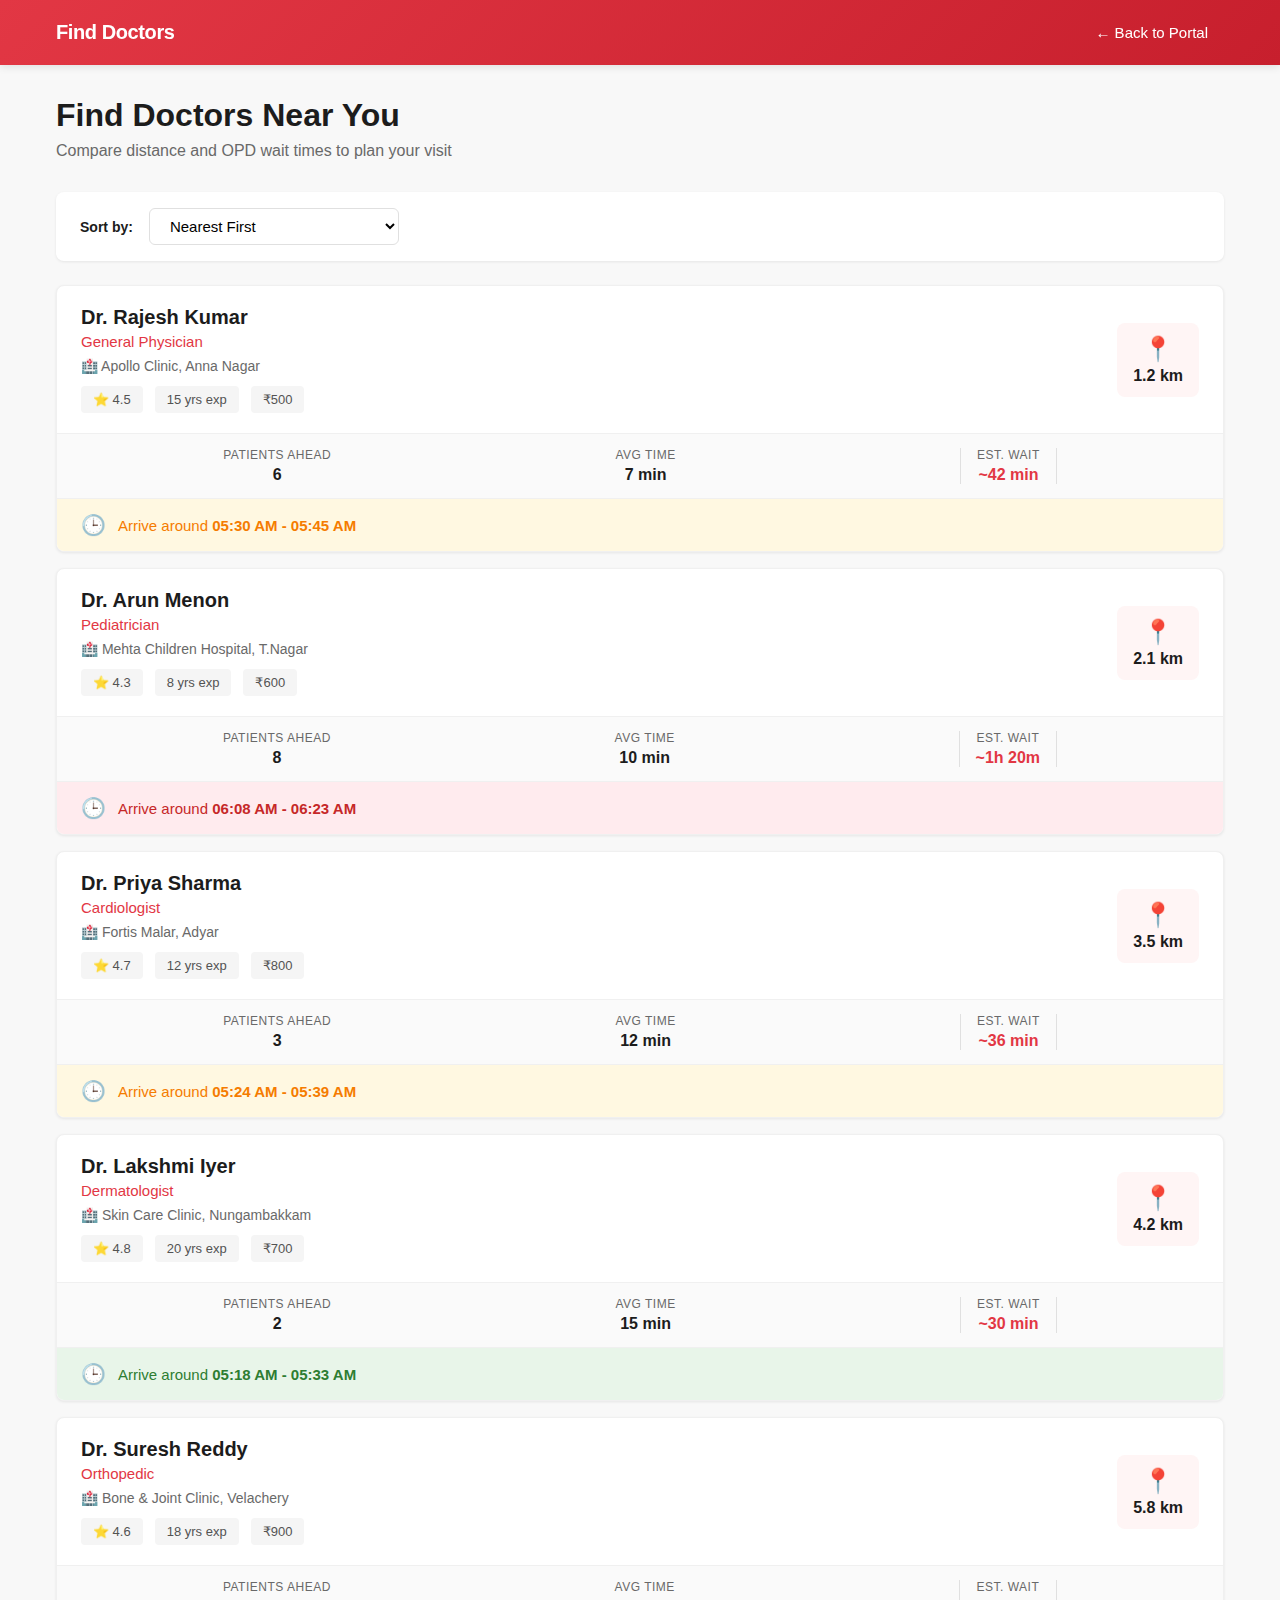
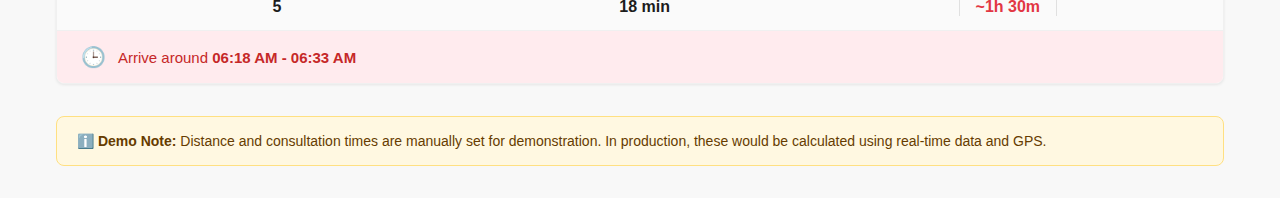
<file: doctors.html>
<!DOCTYPE html>
<html lang="en">
<head>
  <meta charset="UTF-8">
  <meta name="viewport" content="width=device-width, initial-scale=1.0">
  <title>Find Doctors - OPDQ Home</title>
  <style>
    * {
      margin: 0;
      padding: 0;
      box-sizing: border-box;
    }
    
    body {
      font-family: -apple-system, BlinkMacSystemFont, 'Segoe UI', 'Roboto', sans-serif;
      background: #f8f8f8;
      color: #1c1c1c;
    }
    
    /* Top Navigation Bar */
    .top-nav {
      background: linear-gradient(135deg, #e23744 0%, #c71f2d 100%);
      color: white;
      padding: 1rem 0;
      position: sticky;
      top: 0;
      z-index: 100;
      box-shadow: 0 2px 8px rgba(0,0,0,0.1);
    }
    
    .nav-container {
      max-width: 1200px;
      margin: 0 auto;
      padding: 0 1rem;
      display: flex;
      justify-content: space-between;
      align-items: center;
    }
    
    .nav-title {
      font-size: 1.25rem;
      font-weight: 700;
      letter-spacing: -0.02em;
    }
    
    .back-link {
      color: white;
      text-decoration: none;
      font-size: 0.9375rem;
      display: flex;
      align-items: center;
      gap: 0.5rem;
      padding: 0.5rem 1rem;
      border-radius: 6px;
      transition: background 0.2s;
    }
    
    .back-link:hover {
      background: rgba(255,255,255,0.15);
    }
    
    /* Main Container */
    .main-container {
      max-width: 1200px;
      margin: 0 auto;
      padding: 2rem 1rem;
    }
    
    /* Header Section */
    .page-header {
      margin-bottom: 2rem;
    }
    
    .page-title {
      font-size: 2rem;
      font-weight: 700;
      color: #1c1c1c;
      margin-bottom: 0.5rem;
    }
    
    .page-subtitle {
      font-size: 1rem;
      color: #696969;
    }
    
    /* Controls */
    .controls-bar {
      background: white;
      padding: 1rem 1.5rem;
      border-radius: 8px;
      margin-bottom: 1.5rem;
      display: flex;
      gap: 1rem;
      align-items: center;
      box-shadow: 0 1px 3px rgba(0,0,0,0.08);
    }
    
    .control-label {
      font-size: 0.875rem;
      font-weight: 600;
      color: #1c1c1c;
    }
    
    .sort-select {
      padding: 0.5rem 1rem;
      border: 1px solid #e0e0e0;
      border-radius: 6px;
      font-size: 0.9375rem;
      background: white;
      cursor: pointer;
      flex: 1;
      max-width: 250px;
    }
    
    /* Doctor Cards */
    .doctor-card-zomato {
      background: white;
      border-radius: 8px;
      margin-bottom: 1rem;
      overflow: hidden;
      cursor: pointer;
      transition: all 0.2s ease;
      box-shadow: 0 1px 3px rgba(0,0,0,0.08);
      border: 1px solid #f0f0f0;
    }
    
    .doctor-card-zomato:hover {
      box-shadow: 0 4px 12px rgba(0,0,0,0.12);
      transform: translateY(-2px);
    }
    
    .doctor-card-main {
      display: flex;
      justify-content: space-between;
      padding: 1.25rem 1.5rem;
      gap: 1rem;
    }
    
    .doctor-info-section {
      flex: 1;
    }
    
    .doctor-name-zomato {
      font-size: 1.25rem;
      font-weight: 600;
      color: #1c1c1c;
      margin-bottom: 0.25rem;
    }
    
    .doctor-spec-zomato {
      font-size: 0.9375rem;
      color: #e23744;
      font-weight: 500;
      margin-bottom: 0.5rem;
    }
    
    .doctor-hospital-zomato {
      font-size: 0.875rem;
      color: #696969;
      margin-bottom: 0.75rem;
    }
    
    .doctor-meta-row {
      display: flex;
      gap: 0.75rem;
      flex-wrap: wrap;
    }
    
    .meta-pill {
      font-size: 0.8125rem;
      color: #535353;
      background: #f5f5f5;
      padding: 0.375rem 0.75rem;
      border-radius: 4px;
      font-weight: 500;
    }
    
    .doctor-opdq-section {
      display: flex;
      align-items: center;
    }
    
    .distance-badge-large {
      display: flex;
      flex-direction: column;
      align-items: center;
      gap: 0.25rem;
      padding: 0.75rem 1rem;
      background: #fff5f5;
      border-radius: 8px;
    }
    
    .distance-icon {
      font-size: 1.5rem;
    }
    
    .distance-value {
      font-size: 1rem;
      font-weight: 700;
      color: #1c1c1c;
    }
    
    /* OPDQ Info Bar */
    .opdq-info-bar {
      display: flex;
      justify-content: space-around;
      padding: 0.875rem 1.5rem;
      background: #fafafa;
      border-top: 1px solid #f0f0f0;
      border-bottom: 1px solid #f0f0f0;
    }
    
    .opdq-stat {
      display: flex;
      flex-direction: column;
      align-items: center;
      gap: 0.25rem;
    }
    
    .opdq-stat.highlight {
      padding: 0 1rem;
      border-left: 1px solid #e0e0e0;
      border-right: 1px solid #e0e0e0;
    }
    
    .opdq-label {
      font-size: 0.75rem;
      color: #696969;
      text-transform: uppercase;
      letter-spacing: 0.5px;
    }
    
    .opdq-value {
      font-size: 1rem;
      font-weight: 700;
      color: #1c1c1c;
    }
    
    .opdq-stat.highlight .opdq-value {
      color: #e23744;
    }
    
    /* Arrival Bar */
    .arrival-bar {
      padding: 0.875rem 1.5rem;
      display: flex;
      align-items: center;
      gap: 0.75rem;
      font-size: 0.9375rem;
    }
    
    .arrival-bar.arrival-low {
      background: #e8f5e9;
      color: #2e7d32;
    }
    
    .arrival-bar.arrival-medium {
      background: #fff8e1;
      color: #f57c00;
    }
    
    .arrival-bar.arrival-high {
      background: #ffebee;
      color: #c62828;
    }
    
    .arrival-icon {
      font-size: 1.25rem;
    }
    
    .demo-note {
      background: #fff8e1;
      border: 1px solid #ffe082;
      border-radius: 8px;
      padding: 1rem 1.25rem;
      margin-top: 2rem;
      font-size: 0.875rem;
      color: #663c00;
    }
    
    @media (max-width: 768px) {
      .doctor-card-main {
        flex-direction: column;
      }
      
      .distance-badge-large {
        align-self: flex-start;
      }
      
      .opdq-info-bar {
        flex-direction: column;
        gap: 1rem;
      }
      
      .opdq-stat.highlight {
        border: none;
        padding: 0;
      }
    }
  </style>
</head>
<body>
  
  <!-- Top Navigation -->
  <div class="top-nav">
    <div class="nav-container">
      <div class="nav-title">Find Doctors</div>
      <a href="index.html" class="back-link">← Back to Portal</a>
    </div>
  </div>
  
  <!-- Main Content -->
  <div class="main-container">
    
    <div class="page-header">
      <h1 class="page-title">Find Doctors Near You</h1>
      <p class="page-subtitle">Compare distance and OPD wait times to plan your visit</p>
    </div>
    
    <div class="controls-bar">
      <span class="control-label">Sort by:</span>
      <select class="sort-select" id="sortBy" onchange="renderDoctorList(this.value)">
        <option value="distance">Nearest First</option>
        <option value="waitTime">Shortest Wait Time</option>
      </select>
    </div>
    
    <div id="doctorList">
      <!-- Will be populated by JavaScript -->
    </div>
    
    <div class="demo-note">
      <strong>ℹ️ Demo Note:</strong> Distance and consultation times are manually set for demonstration. 
      In production, these would be calculated using real-time data and GPS.
    </div>
    
  </div>

  <script>
    // Doctor Data
    const doctors = [
      {
        id: 'DOC001',
        name: 'Dr. Rajesh Kumar',
        specialization: 'General Physician',
        hospital: 'Apollo Clinic, Anna Nagar',
        experience: 15,
        distance: 1.2,
        opdTimings: '9:00 AM - 2:00 PM',
        avgConsultationTime: 7,
        currentToken: 15,
        patientsAhead: 6,
        rating: 4.5,
        consultationFee: 500
      },
      {
        id: 'DOC002',
        name: 'Dr. Priya Sharma',
        specialization: 'Cardiologist',
        hospital: 'Fortis Malar, Adyar',
        experience: 12,
        distance: 3.5,
        opdTimings: '10:00 AM - 1:00 PM',
        avgConsultationTime: 12,
        currentToken: 22,
        patientsAhead: 3,
        rating: 4.7,
        consultationFee: 800
      },
      {
        id: 'DOC003',
        name: 'Dr. Arun Menon',
        specialization: 'Pediatrician',
        hospital: 'Mehta Children Hospital, T.Nagar',
        experience: 8,
        distance: 2.1,
        opdTimings: '8:00 AM - 12:00 PM',
        avgConsultationTime: 10,
        currentToken: 28,
        patientsAhead: 8,
        rating: 4.3,
        consultationFee: 600
      },
      {
        id: 'DOC004',
        name: 'Dr. Lakshmi Iyer',
        specialization: 'Dermatologist',
        hospital: 'Skin Care Clinic, Nungambakkam',
        experience: 20,
        distance: 4.2,
        opdTimings: '11:00 AM - 3:00 PM',
        avgConsultationTime: 15,
        currentToken: 10,
        patientsAhead: 2,
        rating: 4.8,
        consultationFee: 700
      },
      {
        id: 'DOC005',
        name: 'Dr. Suresh Reddy',
        specialization: 'Orthopedic',
        hospital: 'Bone & Joint Clinic, Velachery',
        experience: 18,
        distance: 5.8,
        opdTimings: '9:30 AM - 1:30 PM',
        avgConsultationTime: 18,
        currentToken: 18,
        patientsAhead: 5,
        rating: 4.6,
        consultationFee: 900
      }
    ];

    // Calculate Wait Time
    function calculateWaitTime(doctor) {
      return doctor.patientsAhead * doctor.avgConsultationTime;
    }

    // Format Wait Time
    function formatWaitTime(minutes) {
      if (minutes < 60) {
        return `~${minutes} min`;
      }
      const hours = Math.floor(minutes / 60);
      const mins = minutes % 60;
      return mins > 0 ? `~${hours}h ${mins}m` : `~${hours}h`;
    }

    // Get Suggested Arrival
    function getSuggestedArrival(doctor) {
      const waitMinutes = calculateWaitTime(doctor);
      const now = new Date();
      const arrivalStart = new Date(now.getTime() + (waitMinutes - 15) * 60000);
      const arrivalEnd = new Date(now.getTime() + waitMinutes * 60000);
      
      const formatTime = (date) => {
        return date.toLocaleTimeString('en-US', { 
          hour: '2-digit', 
          minute: '2-digit',
          hour12: true 
        });
      };
      
      return {
        start: formatTime(arrivalStart),
        end: formatTime(arrivalEnd),
        waitMinutes: waitMinutes
      };
    }

    // Get Wait Status
    function getWaitStatus(minutes) {
      if (minutes <= 30) return 'low';
      if (minutes <= 60) return 'medium';
      return 'high';
    }

    // Render Doctor List
    function renderDoctorList(sortBy = 'distance') {
      const container = document.getElementById('doctorList');
      
      let sortedDoctors = [...doctors];
      if (sortBy === 'distance') {
        sortedDoctors.sort((a, b) => a.distance - b.distance);
      } else if (sortBy === 'waitTime') {
        sortedDoctors.sort((a, b) => calculateWaitTime(a) - calculateWaitTime(b));
      }
      
      container.innerHTML = sortedDoctors.map(doctor => {
        const waitTime = calculateWaitTime(doctor);
        const arrival = getSuggestedArrival(doctor);
        const waitStatus = getWaitStatus(waitTime);
        
        return `
          <div class="doctor-card-zomato">
            <div class="doctor-card-main">
              <div class="doctor-info-section">
                <h3 class="doctor-name-zomato">${doctor.name}</h3>
                <p class="doctor-spec-zomato">${doctor.specialization}</p>
                <p class="doctor-hospital-zomato">🏥 ${doctor.hospital}</p>
                <div class="doctor-meta-row">
                  <span class="meta-pill">⭐ ${doctor.rating}</span>
                  <span class="meta-pill">${doctor.experience} yrs exp</span>
                  <span class="meta-pill">₹${doctor.consultationFee}</span>
                </div>
              </div>
              
              <div class="doctor-opdq-section">
                <div class="distance-badge-large">
                  <span class="distance-icon">📍</span>
                  <span class="distance-value">${doctor.distance} km</span>
                </div>
              </div>
            </div>
            
            <div class="opdq-info-bar">
              <div class="opdq-stat">
                <span class="opdq-label">Patients Ahead</span>
                <span class="opdq-value">${doctor.patientsAhead}</span>
              </div>
              <div class="opdq-stat">
                <span class="opdq-label">Avg Time</span>
                <span class="opdq-value">${doctor.avgConsultationTime} min</span>
              </div>
              <div class="opdq-stat highlight">
                <span class="opdq-label">Est. Wait</span>
                <span class="opdq-value">${formatWaitTime(waitTime)}</span>
              </div>
            </div>
            
            <div class="arrival-bar arrival-${waitStatus}">
              <span class="arrival-icon">🕒</span>
              <span class="arrival-text">Arrive around <strong>${arrival.start} - ${arrival.end}</strong></span>
            </div>
          </div>
        `;
      }).join('');
    }

    // Initialize
    window.addEventListener('DOMContentLoaded', () => {
      renderDoctorList('distance');
    });
  </script>
</body>
</html>
</file>
